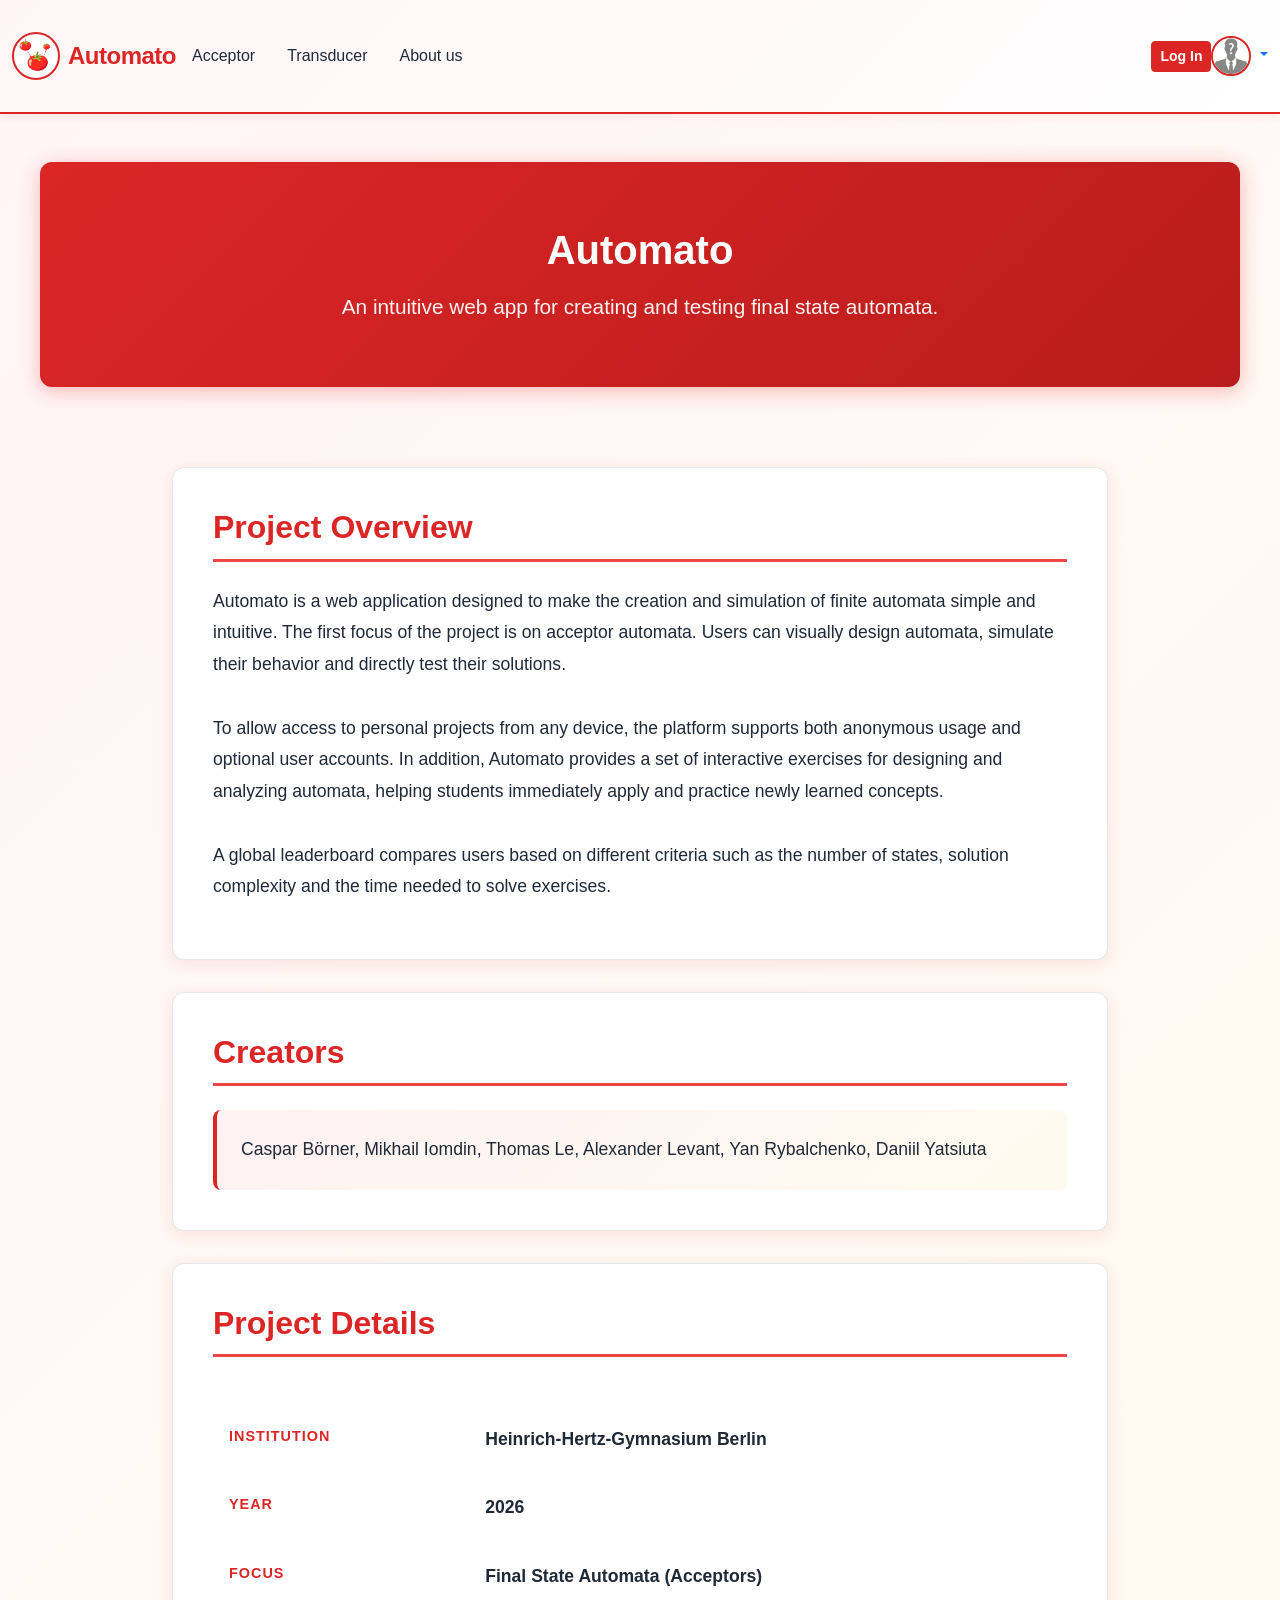
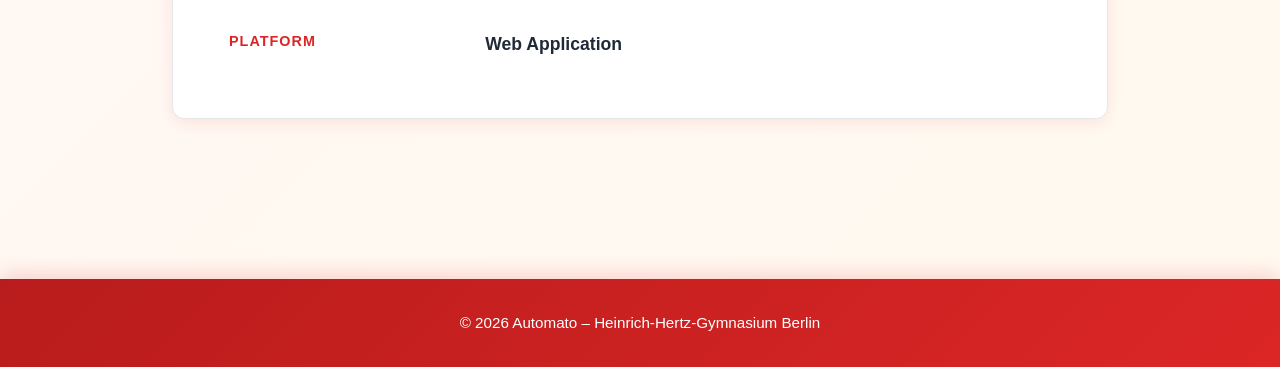
<file: aboutUs.html>
<!DOCTYPE html>
<html lang="en">
<head>
    <meta charset="UTF-8">
    <meta name="viewport" content="width=device-width, initial-scale=1.0">
    <title>About Us – Automato</title>

    <link href="https://cdn.jsdelivr.net/npm/bootstrap@5.3.0/dist/css/bootstrap.min.css" rel="stylesheet">
    <link rel="stylesheet" href="https://cdn.jsdelivr.net/npm/bootstrap-icons@1.11.0/font/bootstrap-icons.css">
    <link href="/css/aboutUs.css" rel="stylesheet">
    <link rel="icon" type="image/png" href="images/logo.png">
</head>
<body>

<div class="secondary-header border-bottom py-3 bg-light-subtle">
    <div class="container">
        <div class="d-flex flex-wrap align-items-center justify-content-between py-3">

            <a href="/homepage.html" class="d-flex align-items-center mb-2 mb-lg-0 text-decoration-none">
                <div class="logo-circle">
                    <img src="images/logo.png" width="40" height="40" class="rounded-circle">
                </div>
                <span class="logo-text ms-2">Automato</span>
            </a>

            <ul class="nav col-12 col-lg-auto me-lg-auto mb-2 justify-content-center mb-md-0">
                <li><a href="/acceptor.html" class="nav-link px-3">Acceptor</a></li>
                <li><a href="/transducer.html" class="nav-link px-3">Transducer</a></li>
                <li><a href="/aboutUs.html" class="nav-link px-3">About us</a></li>
            </ul>

            <div class="d-flex flex-wrap gap-2">
                <button type="button" class="btn btn-sm btn-dark" onclick="window.location.href='/login.html'">Log In</button>
            </div>

            <div class="dropdown text-end">
                <a href="#" class="d-block text-decoration-none dropdown-toggle user-avatar" data-bs-toggle="dropdown">
                    <img src="images/anonym_profile.png" width="40" height="40" class="rounded-circle">
                </a>
                <ul class="dropdown-menu dropdown-menu-end text-small shadow">
                    <li><a class="dropdown-item" href="#"><i class="bi bi-person me-2"></i>Profile</a></li>
                    <li><a class="dropdown-item" href="#" onclick="event.preventDefault(); API.logout(); closeCurrentProject();"><i class="bi bi-box-arrow-right me-2"></i>Log out</a></li>
                </ul>
            </div>
        </div>
    </div>
</div>

<header>
    <h1>Automato</h1>
    <p>An intuitive web app for creating and testing final state automata.</p>
</header>

<main>
    <section class="card">
        <h2>Project Overview</h2>
        <p>
            Automato is a web application designed to make the creation and simulation of
            finite automata simple and intuitive. The first focus of the project is on
            acceptor automata. Users can visually design automata, simulate their behavior
            and directly test their solutions.
        </p>
        <p>
            To allow access to personal projects from any device, the platform supports both
            anonymous usage and optional user accounts. In addition, Automato provides a set
            of interactive exercises for designing and analyzing automata, helping students
            immediately apply and practice newly learned concepts.
        </p>
        <p>
            A global leaderboard compares users based on different criteria such as the
            number of states, solution complexity and the time needed to solve exercises.
        </p>
    </section>

    <section class="card">
        <h2>Creators</h2>
        <div class="creators-list">
            Caspar Börner, Mikhail Iomdin, Thomas Le, Alexander Levant, Yan Rybalchenko, Daniil Yatsiuta
        </div>
    </section>

    <section class="card">
        <h2>Project Details</h2>
        <table class="details-table">
            <tr>
                <td>Institution</td>
                <td>Heinrich-Hertz-Gymnasium Berlin</td>
            </tr>
            <tr>
                <td>Year</td>
                <td>2026</td>
            </tr>
            <tr>
                <td>Focus</td>
                <td>Final State Automata (Acceptors)</td>
            </tr>
            <tr>
                <td>Platform</td>
                <td>Web Application</td>
            </tr>
        </table>
    </section>
</main>

<footer>
    © 2026 Automato – Heinrich-Hertz-Gymnasium Berlin
</footer>

<script src="https://cdn.jsdelivr.net/npm/bootstrap@5.3.0/dist/js/bootstrap.bundle.min.js"></script>
<script src="script/api.js"></script>
<script>
    document.addEventListener('DOMContentLoaded', () => {
        const username = API.getCurrentUsername();
        if (username) {
            document.getElementById('authArea').innerHTML =
                `<span class="fw-bold me-3" style="color: var(--primary-red);">
                    <i class="bi bi-person-circle me-1"></i>${username}
                </span>`;
        }
    });
</script>
<script>
    function closeCurrentProject() {
        localStorage.removeItem('currentProjectID');
        localStorage.removeItem('currentProjectName');
        localStorage.removeItem('currentProjectType');
        window.location.href = window.location.pathname;
    }
</script>
</body>
</html>
</file>
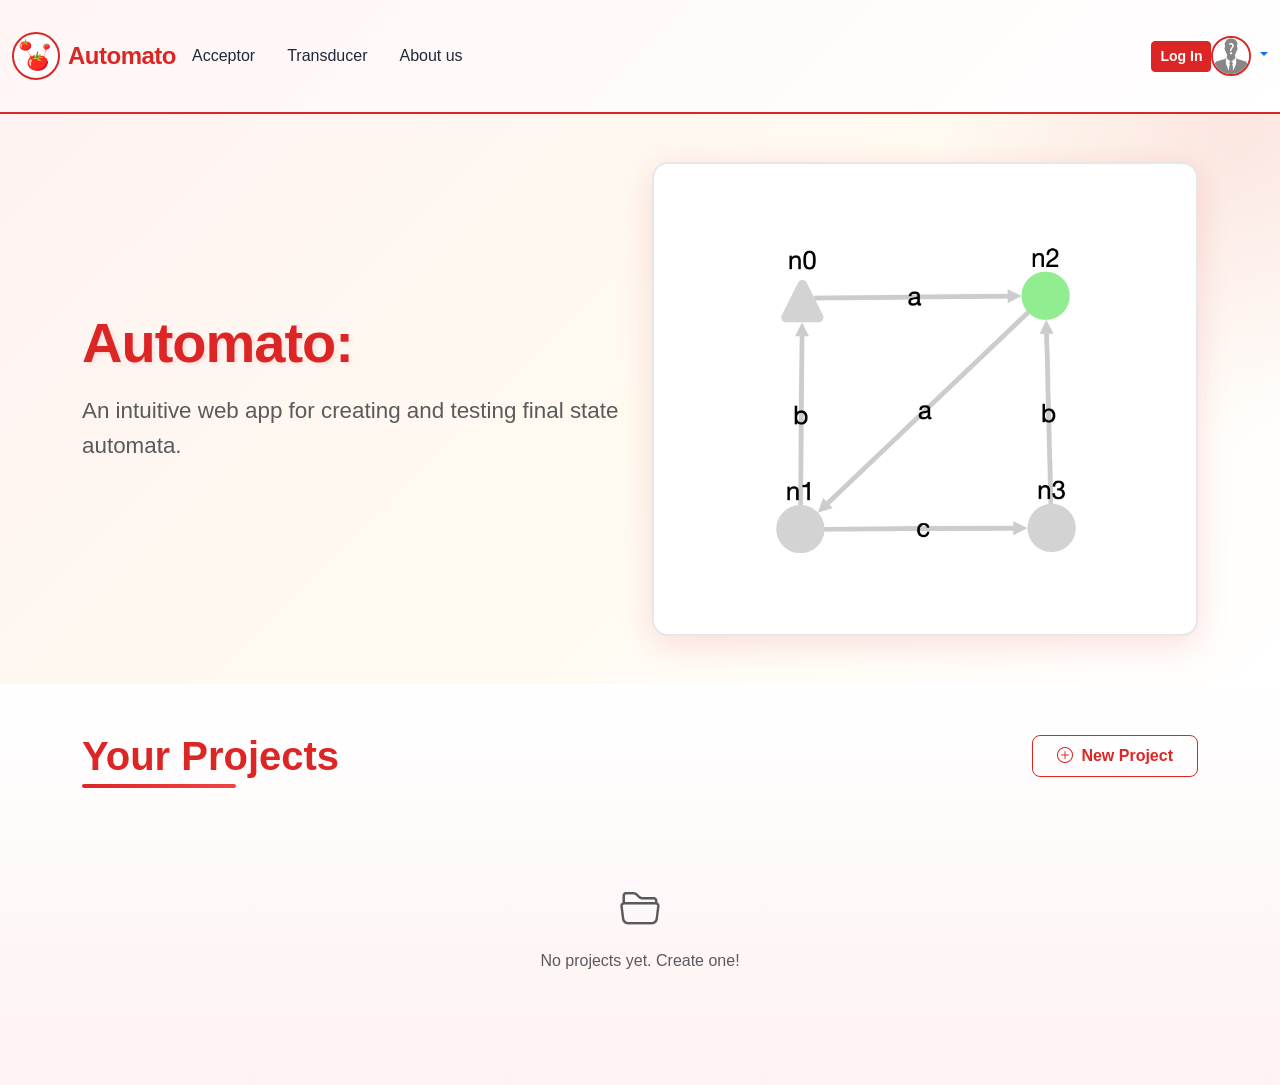
<file: homepage.html>
<!DOCTYPE html>
<html lang="en" data-bs-theme="auto">
<head>
    <meta charset="utf-8">
    <meta name="viewport" content="width=device-width, initial-scale=1">
    <title>Homepage - Automato</title>

    <link href="https://cdn.jsdelivr.net/npm/bootstrap@5.3.0/dist/css/bootstrap.min.css" rel="stylesheet">
    <link rel="stylesheet" href="https://cdn.jsdelivr.net/npm/bootstrap-icons@1.11.0/font/bootstrap-icons.css">
    <link href="css/homepage.css" rel="stylesheet">
    <link rel="icon" type="image/png" href="images/logo.png">
</head>
<body>

<div class="secondary-header border-bottom py-3 bg-light-subtle">
    <div class="container">
        <div class="d-flex flex-wrap align-items-center justify-content-between py-3">

            <a href="homepage.html" class="d-flex align-items-center mb-2 mb-lg-0 text-decoration-none">
                <div class="logo-circle">
                    <img src="images/logo.png" width="40" height="40" class="rounded-circle">
                </div>
                <span class="logo-text ms-2">Automato</span>
            </a>

            <ul class="nav col-12 col-lg-auto me-lg-auto mb-2 justify-content-center mb-md-0">
                <li><a href="acceptor.html" class="nav-link px-3">Acceptor</a></li>
                <li><a href="transducer.html" class="nav-link px-3">Transducer</a></li>
                <li><a href="aboutUs.html" class="nav-link px-3">About us</a></li>
            </ul>

            <div class="d-flex flex-wrap gap-2">
                <button type="button" class="btn btn-sm btn-dark" onclick="window.location.href='../pages/login.html'">Log In</button>
            </div>

            <div class="dropdown text-end">
                <a href="#" class="d-block text-decoration-none dropdown-toggle user-avatar" data-bs-toggle="dropdown">
                    <img src="images/anonym_profile.png" width="40" height="40" class="rounded-circle">
                </a>

                <ul class="dropdown-menu dropdown-menu-end text-small shadow">
                    <li>
                        <a class="dropdown-item" href="#" onclick="event.preventDefault(); ProjectManager.promptNewProject();">
                            <i class="bi bi-plus-circle me-2"></i>New project...
                        </a>
                    </li>
                    <li><a class="dropdown-item" href="#"><i class="bi bi-person me-2"></i>Profile</a></li>
                    <li><a class="dropdown-item" href="#" onclick="event.preventDefault(); API.logout(); closeCurrentProject();"><i class="bi bi-box-arrow-right me-2"></i>Log out</a></li>
                </ul>
            </div>
        </div>
    </div>
</div>

<section class="hero-section">
    <div class="container py-5">
        <div class="row align-items-center">

            <div class="col-lg-6">
                <h1 class="display-4 fw-bold mb-3">Automato:</h1>
                <p class="lead text-muted mb-4">
                    An intuitive web app for creating and testing final state automata.
                </p>
            </div>

            <div class="col-lg-6">
                <div class="hero-image-placeholder">
                    <img src="../images/example_acceptor.png" width="400" height="400" alt="Automato Example">
                </div>
            </div>

        </div>
    </div>
</section>

<section class="features-section py-5 bg-light">
    <div class="container">

        <div class="d-flex justify-content-between align-items-center mb-4">
            <h2 class="mb-0">Your Projects</h2>

            <button type="button" class="btn btn-outline-red" onclick="ProjectManager.promptNewProject()">
                <i class="bi bi-plus-circle me-2"></i>New Project
            </button>
        </div>

        <div class="row g-4"></div>

    </div>
</section>

<script src="https://cdn.jsdelivr.net/npm/bootstrap@5.3.0/dist/js/bootstrap.bundle.min.js"></script>
<script src="../script/api.js"></script>
<script>
    document.addEventListener('DOMContentLoaded', () => {
        const username = API.getCurrentUsername();
        if (username) {
            const loginBtn = document.querySelector('.btn-dark');
            if (loginBtn) loginBtn.outerHTML =
                `<span class="fw-bold me-1" style="color: var(--primary-red);">
                    <i class="bi bi-person-circle me-1"></i>${username}
                </span>`;
        }
    });
</script>
<script src="../script/project.js"></script>
<script>
    function closeCurrentProject() {
        localStorage.removeItem('currentProjectID');
        localStorage.removeItem('currentProjectName');
        localStorage.removeItem('currentProjectType');
        window.location.href = window.location.pathname;
    }
</script>
</body>
</html>
</file>
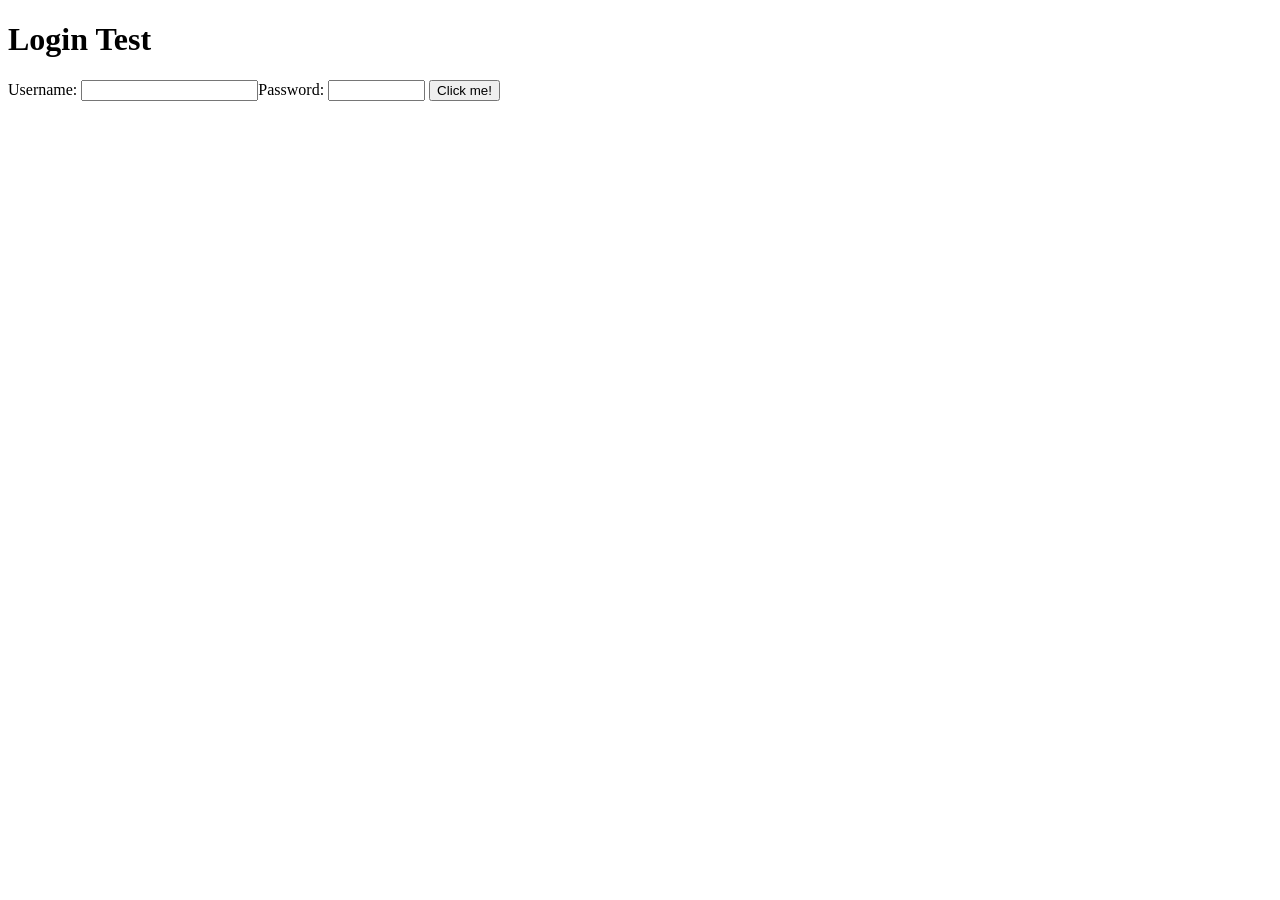
<file: login.html>
<!DOCTYPE html>
<html lang="de">
<head>
    <meta charset="UTF-8">
    <title>Meine Seite</title>
</head>
<body>
    <h1>Login Test</h1>
<label for="Username">Username:</label>

<input
  type="text"
  id="Username"
  Userna="Username"

<label for="Password">Password:</label>

<input
  type="text"
  id="Password"
  Password="Password"
  required
  minlength="4"
  size="10" />
<button id="login">Click me!</button>
</body>
</html>
</file>
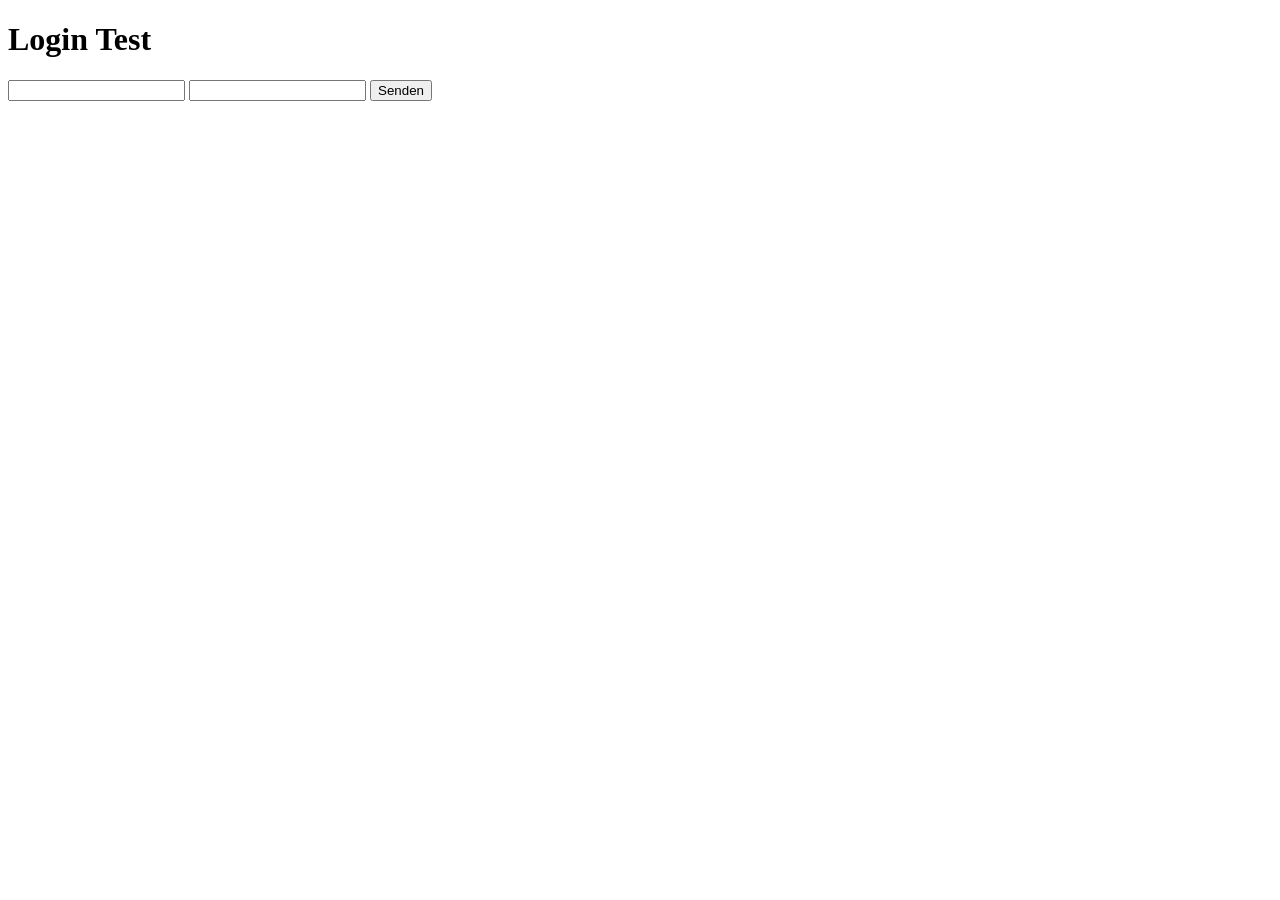
<file: login2.html>
<!DOCTYPE html>
<html lang="de">
<head>
    <meta charset="UTF-8">
    <title>Meine Seite</title>
</head>
<body>
    <h1>Login Test</h1>

<form action="/submit" method="POST">
  <input type="text" name="username">
  <input type="text" name="password">
  <button type="submit">Senden</button>
</form>

</body>
</html>
</file>
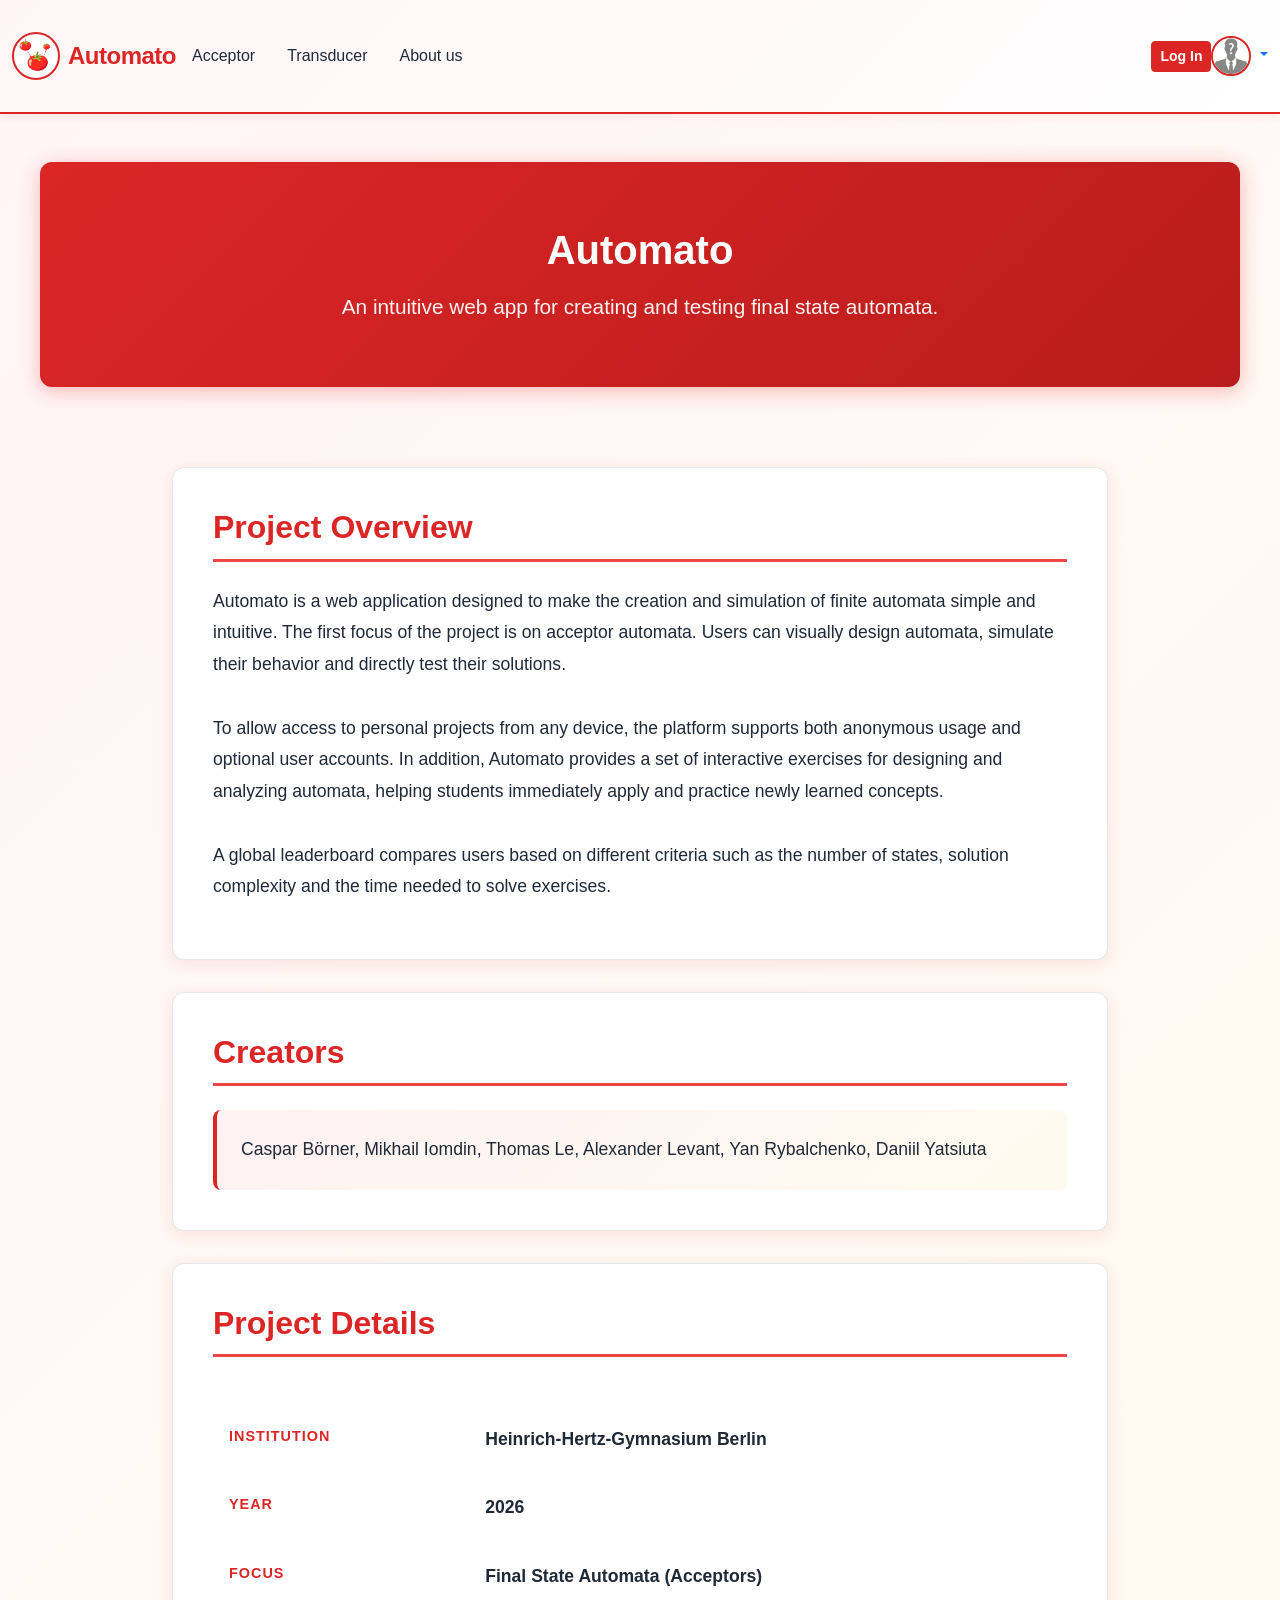
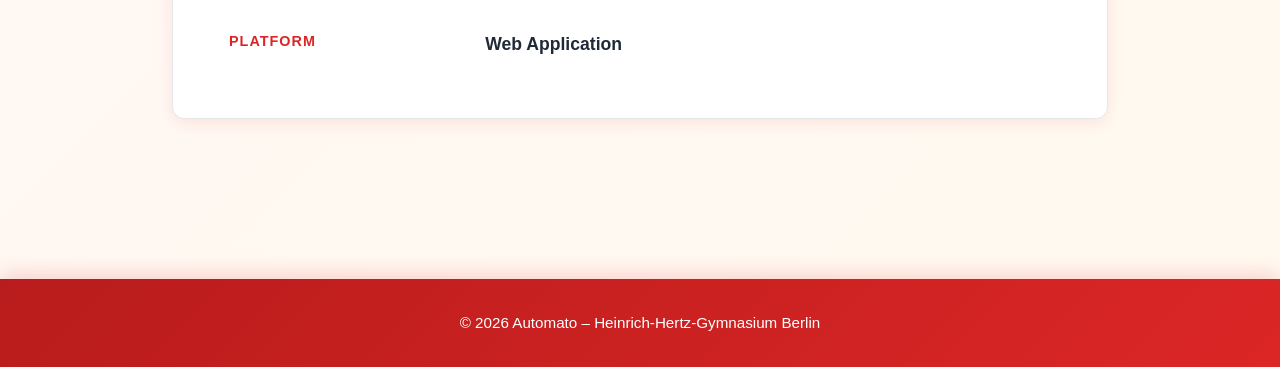
<file: pages/aboutUs.html>
<!DOCTYPE html>
<html lang="en">
<head>
    <meta charset="UTF-8">
    <meta name="viewport" content="width=device-width, initial-scale=1.0">
    <title>About Us – Automato</title>

    <link href="https://cdn.jsdelivr.net/npm/bootstrap@5.3.0/dist/css/bootstrap.min.css" rel="stylesheet">
    <link rel="stylesheet" href="https://cdn.jsdelivr.net/npm/bootstrap-icons@1.11.0/font/bootstrap-icons.css">
    <link href="../css/aboutUs.css" rel="stylesheet">
    <link rel="icon" type="image/png" href="../images/logo.png">
</head>
<body>

<div class="secondary-header border-bottom py-3 bg-light-subtle">
    <div class="container">
        <div class="d-flex flex-wrap align-items-center justify-content-between py-3">

            <a href="/pages/homepage.html" class="d-flex align-items-center mb-2 mb-lg-0 text-decoration-none">
                <div class="logo-circle">
                    <img src="../images/logo.png" width="40" height="40" class="rounded-circle">
                </div>
                <span class="logo-text ms-2">Automato</span>
            </a>

            <ul class="nav col-12 col-lg-auto me-lg-auto mb-2 justify-content-center mb-md-0">
                <li><a href="../pages/acceptor.html" class="nav-link px-3">Acceptor</a></li>
                <li><a href="../pages/transducer.html" class="nav-link px-3">Transducer</a></li>
                <li><a href="../pages/aboutUs.html" class="nav-link px-3">About us</a></li>
            </ul>

            <div class="d-flex flex-wrap gap-2" id="authArea">
                <button type="button" class="btn btn-sm btn-dark" onclick="window.location.href='/pages/login.html'">Log In</button>
            </div>

            <div class="dropdown text-end">
                <a href="#" class="d-block text-decoration-none dropdown-toggle user-avatar" data-bs-toggle="dropdown">
                    <img src="../images/anonym_profile.png" width="40" height="40" class="rounded-circle">
                </a>
                <ul class="dropdown-menu dropdown-menu-end text-small shadow">
                    <li><a class="dropdown-item" href="#"><i class="bi bi-person me-2"></i>Profile</a></li>
                    <li><a class="dropdown-item" href="#" onclick="event.preventDefault(); API.logout(); closeCurrentProject();"><i class="bi bi-box-arrow-right me-2"></i>Log out</a></li>
                </ul>
            </div>
        </div>
    </div>
</div>

<header>
    <h1>Automato</h1>
    <p>An intuitive web app for creating and testing final state automata.</p>
</header>

<main>
    <section class="card">
        <h2>Project Overview</h2>
        <p>
            Automato is a web application designed to make the creation and simulation of
            finite automata simple and intuitive. The first focus of the project is on
            acceptor automata. Users can visually design automata, simulate their behavior
            and directly test their solutions.
        </p>
        <p>
            To allow access to personal projects from any device, the platform supports both
            anonymous usage and optional user accounts. In addition, Automato provides a set
            of interactive exercises for designing and analyzing automata, helping students
            immediately apply and practice newly learned concepts.
        </p>
        <p>
            A global leaderboard compares users based on different criteria such as the
            number of states, solution complexity and the time needed to solve exercises.
        </p>
    </section>

    <section class="card">
        <h2>Creators</h2>
        <div class="creators-list">
            Caspar Börner, Mikhail Iomdin, Thomas Le, Alexander Levant, Yan Rybalchenko, Daniil Yatsiuta
        </div>
    </section>

    <section class="card">
        <h2>Project Details</h2>
        <table class="details-table">
            <tr>
                <td>Institution</td>
                <td>Heinrich-Hertz-Gymnasium Berlin</td>
            </tr>
            <tr>
                <td>Year</td>
                <td>2026</td>
            </tr>
            <tr>
                <td>Focus</td>
                <td>Final State Automata (Acceptors)</td>
            </tr>
            <tr>
                <td>Platform</td>
                <td>Web Application</td>
            </tr>
        </table>
    </section>
</main>

<footer>
    © 2026 Automato – Heinrich-Hertz-Gymnasium Berlin
</footer>

<script src="https://cdn.jsdelivr.net/npm/bootstrap@5.3.0/dist/js/bootstrap.bundle.min.js"></script>
<script src="../script/api.js"></script>
<script>
    document.addEventListener('DOMContentLoaded', () => {
        const username = API.getCurrentUsername();
        if (username) {
            document.getElementById('authArea').innerHTML =
                `<span class="fw-bold me-3" style="color: var(--primary-red);">
                    <i class="bi bi-person-circle me-1"></i>${username}
                </span>`;
        }
    });
</script>
<script>
    function closeCurrentProject() {
        localStorage.removeItem('currentProjectID');
        localStorage.removeItem('currentProjectName');
        localStorage.removeItem('currentProjectType');
        window.location.href = window.location.pathname;
    }
</script>
</body>
</html>
</file>
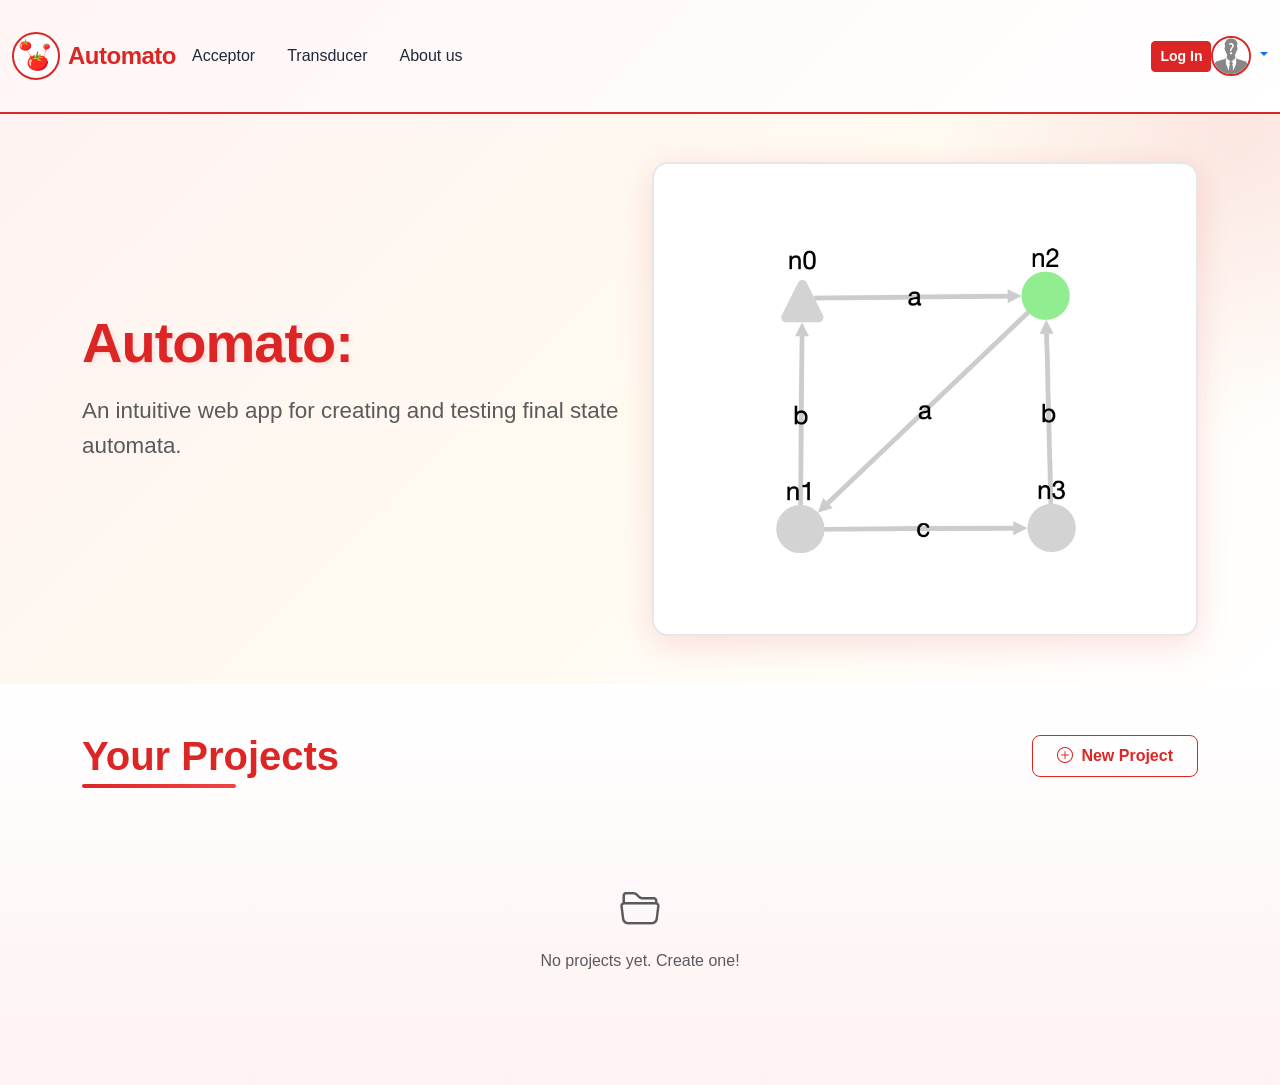
<file: pages/homepage.html>
<!DOCTYPE html>
<html lang="en" data-bs-theme="auto">
<head>
    <meta charset="utf-8">
    <meta name="viewport" content="width=device-width, initial-scale=1">
    <title>Homepage - Automato</title>

    <link href="https://cdn.jsdelivr.net/npm/bootstrap@5.3.0/dist/css/bootstrap.min.css" rel="stylesheet">
    <link rel="stylesheet" href="https://cdn.jsdelivr.net/npm/bootstrap-icons@1.11.0/font/bootstrap-icons.css">
    <link href="../css/homepage.css" rel="stylesheet">
    <link rel="icon" type="image/png" href="../images/logo.png">
</head>
<body>

<div class="secondary-header border-bottom py-3 bg-light-subtle">
    <div class="container">
        <div class="d-flex flex-wrap align-items-center justify-content-between py-3">

            <a href="/pages/homepage.html" class="d-flex align-items-center mb-2 mb-lg-0 text-decoration-none">
                <div class="logo-circle">
                    <img src="../images/logo.png" width="40" height="40" class="rounded-circle">
                </div>
                <span class="logo-text ms-2">Automato</span>
            </a>

            <ul class="nav col-12 col-lg-auto me-lg-auto mb-2 justify-content-center mb-md-0">
                <li><a href="../pages/acceptor.html" class="nav-link px-3">Acceptor</a></li>
                <li><a href="../pages/transducer.html" class="nav-link px-3">Transducer</a></li>
                <li><a href="../pages/aboutUs.html" class="nav-link px-3">About us</a></li>
            </ul>

            <div class="d-flex flex-wrap gap-2">
                <button type="button" class="btn btn-sm btn-dark" onclick="window.location.href='../pages/login.html'">Log In</button>
            </div>

            <div class="dropdown text-end">
                <a href="#" class="d-block text-decoration-none dropdown-toggle user-avatar" data-bs-toggle="dropdown">
                    <img src="../images/anonym_profile.png" width="40" height="40" class="rounded-circle">
                </a>

                <ul class="dropdown-menu dropdown-menu-end text-small shadow">
                    <li>
                        <a class="dropdown-item" href="#" onclick="event.preventDefault(); ProjectManager.promptNewProject();">
                            <i class="bi bi-plus-circle me-2"></i>New project...
                        </a>
                    </li>
                    <li><a class="dropdown-item" href="#"><i class="bi bi-person me-2"></i>Profile</a></li>
                    <li><a class="dropdown-item" href="#" onclick="event.preventDefault(); API.logout(); closeCurrentProject();"><i class="bi bi-box-arrow-right me-2"></i>Log out</a></li>
                </ul>
            </div>
        </div>
    </div>
</div>

<section class="hero-section">
    <div class="container py-5">
        <div class="row align-items-center">

            <div class="col-lg-6">
                <h1 class="display-4 fw-bold mb-3">Automato:</h1>
                <p class="lead text-muted mb-4">
                    An intuitive web app for creating and testing final state automata.
                </p>
            </div>

            <div class="col-lg-6">
                <div class="hero-image-placeholder">
                    <img src="../images/example_acceptor.png" width="400" height="400" alt="Automato Example">
                </div>
            </div>

        </div>
    </div>
</section>

<section class="features-section py-5 bg-light">
    <div class="container">

        <div class="d-flex justify-content-between align-items-center mb-4">
            <h2 class="mb-0">Your Projects</h2>

            <button type="button" class="btn btn-outline-red" onclick="ProjectManager.promptNewProject()">
                <i class="bi bi-plus-circle me-2"></i>New Project
            </button>
        </div>

        <div class="row g-4"></div>

    </div>
</section>

<script src="https://cdn.jsdelivr.net/npm/bootstrap@5.3.0/dist/js/bootstrap.bundle.min.js"></script>
<script src="../script/api.js"></script>
<script>
    document.addEventListener('DOMContentLoaded', () => {
        const username = API.getCurrentUsername();
        if (username) {
            const loginBtn = document.querySelector('.btn-dark');
            if (loginBtn) loginBtn.outerHTML =
                `<span class="fw-bold me-1" style="color: var(--primary-red);">
                    <i class="bi bi-person-circle me-1"></i>${username}
                </span>`;
        }
    });
</script>
<script src="../script/project.js"></script>
<script>
    function closeCurrentProject() {
        localStorage.removeItem('currentProjectID');
        localStorage.removeItem('currentProjectName');
        localStorage.removeItem('currentProjectType');
        window.location.href = window.location.pathname;
    }
</script>
</body>
</html>
</file>
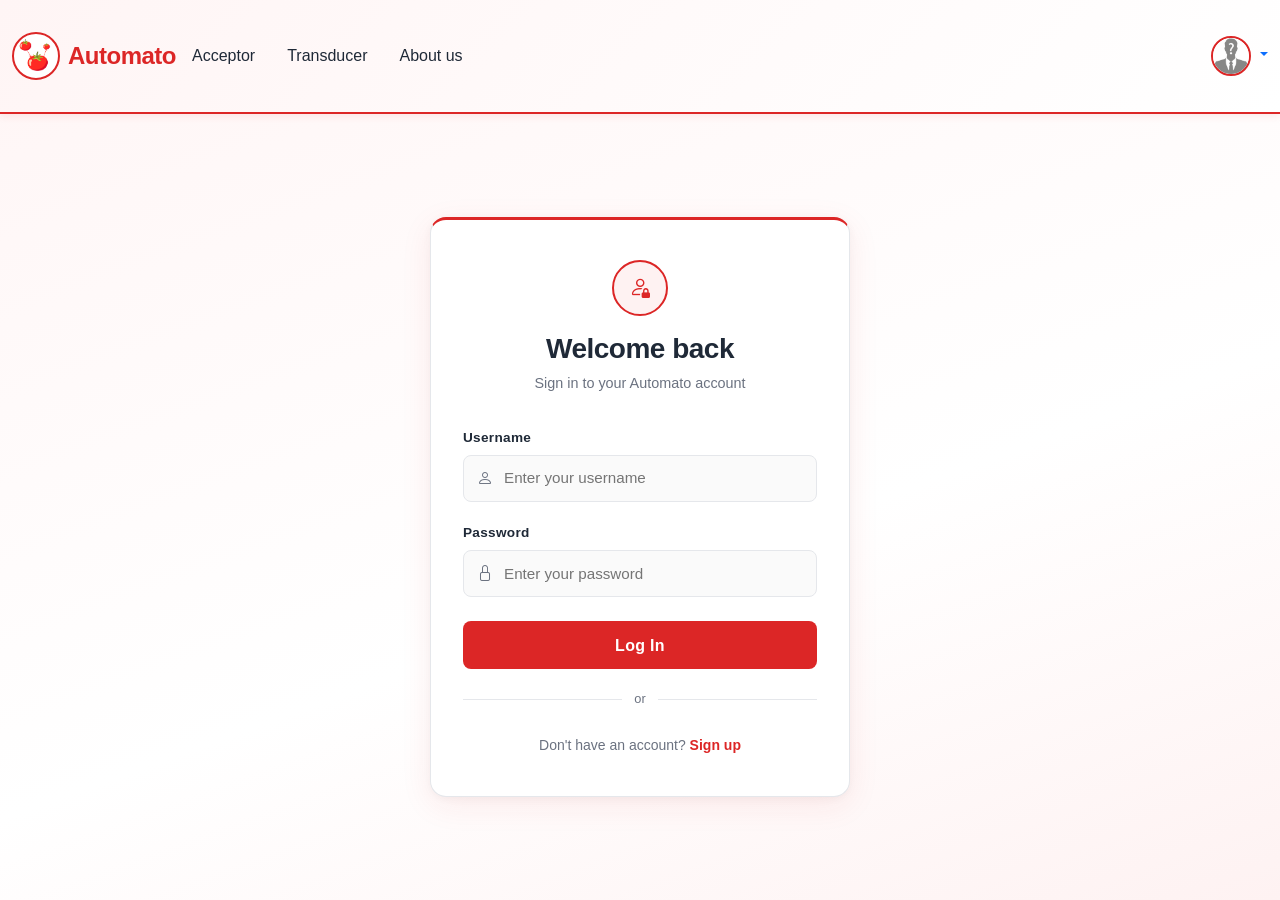
<file: pages/login.html>
<!DOCTYPE html>
<html lang="de">
<head>
    <meta charset="utf-8">
    <meta name="viewport" content="width=device-width, initial-scale=1.0">
    <title>LogIn</title>

    <link href="https://cdn.jsdelivr.net/npm/bootstrap@5.3.0/dist/css/bootstrap.min.css" rel="stylesheet">
    <link rel="stylesheet" href="https://cdn.jsdelivr.net/npm/bootstrap-icons@1.11.0/font/bootstrap-icons.css">

    <link rel="stylesheet" type="text/css" href="../css/unified.css">
    <link rel="stylesheet" type="text/css" href="../css/login.css">
    <link rel="icon" type="image/png" href="../images/logo.png">
</head>

<body>

<div class="secondary-header border-bottom py-3 bg-light-subtle">
    <div class="container">
        <div class="d-flex flex-wrap align-items-center justify-content-between py-3">

            <a href="/" class="d-flex align-items-center mb-2 mb-lg-0 text-decoration-none">
                <div class="logo-circle">
                    <img src="../images/logo.png" width="40" height="40" class="rounded-circle">
                </div>
                <span class="logo-text ms-2">Automato</span>
            </a>

            <ul class="nav col-12 col-lg-auto me-lg-auto mb-2 justify-content-center mb-md-0">
                <li><a href="../pages/acceptor.html" class="nav-link px-3">Acceptor</a></li>
                <li><a href="transducer.html" class="nav-link px-3">Transducer</a></li>
                <li><a href="../pages/aboutUs.html" class="nav-link px-3">About us</a></li>
            </ul>

            <div class="dropdown text-end">
                <a href="#" class="d-block text-decoration-none dropdown-toggle user-avatar" data-bs-toggle="dropdown">
                    <img src="../images/anonym_profile.png" width="40" height="40" class="rounded-circle">
                </a>
                <ul class="dropdown-menu dropdown-menu-end text-small shadow">
                    <li>
                        <a class="dropdown-item" href="#" onclick="event.preventDefault(); ProjectManager.promptNewProject();">
                            <i class="bi bi-plus-circle me-2"></i>New project...
                        </a>
                    </li>
                    <li><a class="dropdown-item" href="#"><i class="bi bi-person me-2"></i>Profile</a></li>
                    <li><a class="dropdown-item" href="#"><i class="bi bi-box-arrow-right me-2"></i>Log out</a></li>
                </ul>
            </div>
        </div>
    </div>
</div>

<div class="login-wrapper">
    <div class="login-card">

        <div class="login-header">
            <div class="login-icon">
                <i class="bi bi-person-lock"></i>
            </div>
            <h2>Welcome back</h2>
            <p>Sign in to your Automato account</p>
        </div>

        <form action="/submit" method="POST" class="login-form">

            <div class="form-group">
                <label for="username">Username</label>
                <div class="input-wrapper">
                    <input type="text" id="username" name="username" placeholder="Enter your username" autocomplete="username">
                    <i class="bi bi-person"></i>
                </div>
            </div>

            <div class="form-group">
                <label for="password">Password</label>
                <div class="input-wrapper">
                    <input type="password" id="password" name="password" placeholder="Enter your password" autocomplete="current-password">
                    <i class="bi bi-lock"></i>
                </div>
            </div>

            <button type="submit" class="btn-login">Log In</button>

            <div class="login-divider">or</div>

        </form>

        <div class="login-footer">
            Don't have an account? <a href="#">Sign up</a>
        </div>

    </div>
</div>

</body>

<script src="https://cdn.jsdelivr.net/npm/bootstrap@5.3.0/dist/js/bootstrap.bundle.min.js"></script>
<script src="../Main.java"></script>
</file>
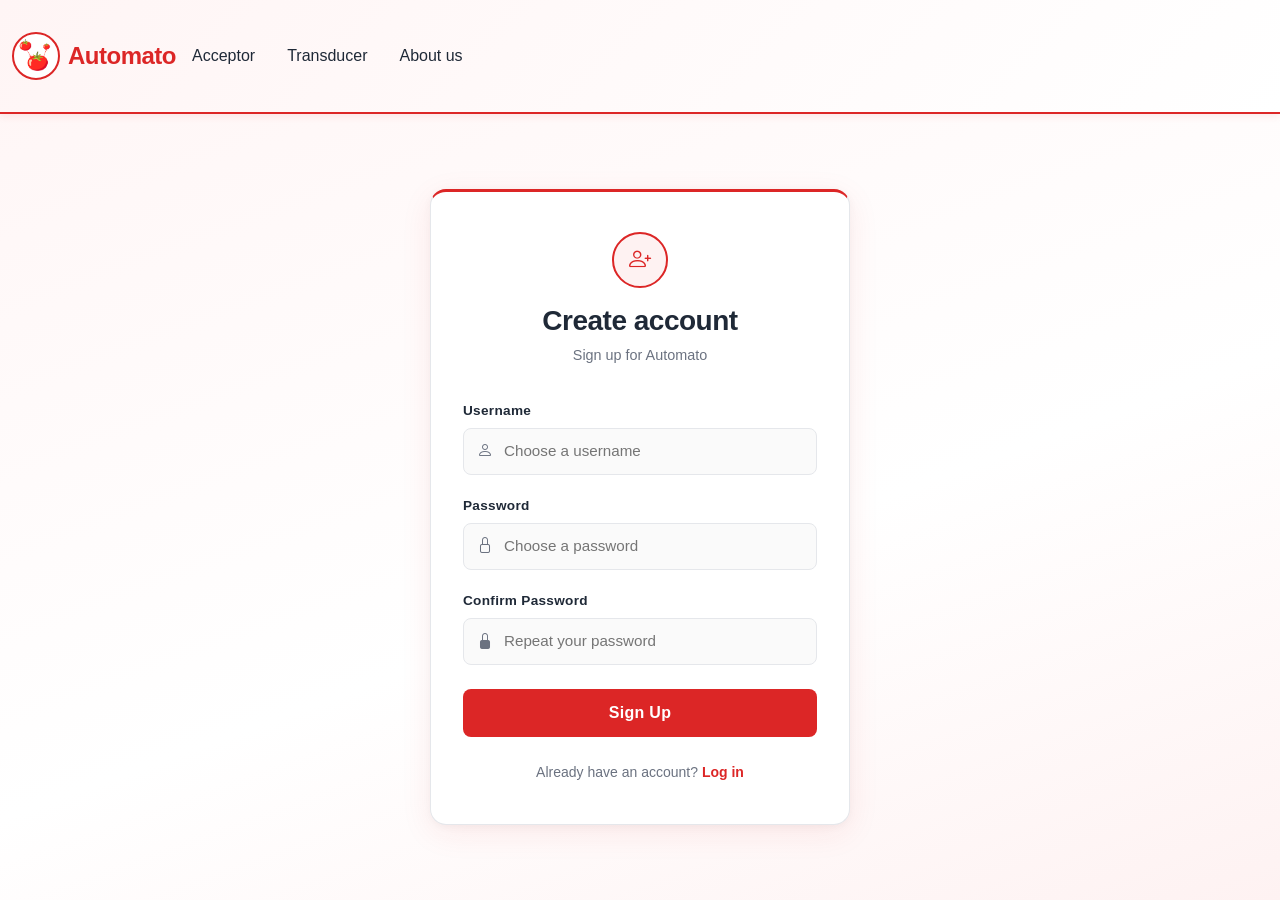
<file: pages/signup.html>
<!DOCTYPE html>
<html lang="de">
<head>
    <meta charset="utf-8">
    <meta name="viewport" content="width=device-width, initial-scale=1.0">
    <title>Sign Up – Automato</title>

    <link href="https://cdn.jsdelivr.net/npm/bootstrap@5.3.0/dist/css/bootstrap.min.css" rel="stylesheet">
    <link rel="stylesheet" href="https://cdn.jsdelivr.net/npm/bootstrap-icons@1.11.0/font/bootstrap-icons.css">
    <link rel="stylesheet" type="text/css" href="../css/unified.css">
    <link rel="stylesheet" type="text/css" href="../css/login.css">
    <link rel="icon" type="image/png" href="../images/logo.png">
</head>

<body>

<div class="secondary-header border-bottom py-3 bg-light-subtle">
    <div class="container">
        <div class="d-flex flex-wrap align-items-center justify-content-between py-3">

            <a href="/pages/homepage.html" class="d-flex align-items-center mb-2 mb-lg-0 text-decoration-none">
                <div class="logo-circle">
                    <img src="../images/logo.png" width="40" height="40" class="rounded-circle">
                </div>
                <span class="logo-text ms-2">Automato</span>
            </a>

            <ul class="nav col-12 col-lg-auto me-lg-auto mb-2 justify-content-center mb-md-0">
                <li><a href="../pages/acceptor.html" class="nav-link px-3">Acceptor</a></li>
                <li><a href="../pages/transducer.html" class="nav-link px-3">Transducer</a></li>
                <li><a href="../pages/aboutUs.html" class="nav-link px-3">About us</a></li>
            </ul>

        </div>
    </div>
</div>

<div class="login-wrapper">
    <div class="login-card">

        <div class="login-header">
            <div class="login-icon">
                <i class="bi bi-person-plus"></i>
            </div>
            <h2>Create account</h2>
            <p>Sign up for Automato</p>
        </div>

        <form id="signupForm" class="login-form">

            <div class="form-group">
                <label for="username">Username</label>
                <div class="input-wrapper">
                    <input type="text" id="username" name="username" placeholder="Choose a username" autocomplete="username" required>
                    <i class="bi bi-person"></i>
                </div>
            </div>

            <div class="form-group">
                <label for="password">Password</label>
                <div class="input-wrapper">
                    <input type="password" id="password" name="password" placeholder="Choose a password" autocomplete="new-password" required>
                    <i class="bi bi-lock"></i>
                </div>
            </div>

            <div class="form-group">
                <label for="passwordConfirm">Confirm Password</label>
                <div class="input-wrapper">
                    <input type="password" id="passwordConfirm" placeholder="Repeat your password" autocomplete="new-password" required>
                    <i class="bi bi-lock-fill"></i>
                </div>
            </div>

            <button type="submit" class="btn-login" id="signupBtn">Sign Up</button>

        </form>

        <div class="login-footer">
            Already have an account? <a href="/pages/login.html">Log in</a>
        </div>

    </div>
</div>

<script src="https://cdn.jsdelivr.net/npm/bootstrap@5.3.0/dist/js/bootstrap.bundle.min.js"></script>
<script src="../script/api.js"></script>
<script>
    document.getElementById('signupForm').addEventListener('submit', async (e) => {
        e.preventDefault();

        const username = document.getElementById('username').value.trim();
        const password = document.getElementById('password').value;
        const passwordConfirm = document.getElementById('passwordConfirm').value;
        const btn = document.getElementById('signupBtn');

        if (!username || !password) {
            alert('Please fill in all fields.');
            return;
        }

        if (password !== passwordConfirm) {
            alert('Passwords do not match.');
            return;
        }

        btn.disabled = true;
        btn.textContent = 'Creating account...';

        const res = await fetch('/signup', {
            method: 'POST',
            headers: { 'Content-Type': 'application/x-www-form-urlencoded' },
            body: `username=${encodeURIComponent(username)}&password=${encodeURIComponent(password)}`
        });
        const result = await res.json();

        if (result.error) {
            alert(result.error);
            btn.disabled = false;
            btn.textContent = 'Sign Up';
        } else {
            // Direkt eingeloggt nach Registrierung
            window.location.href = '/pages/homepage.html';
        }
    });
</script>

</body>
</html>
</file>
<file: css/aboutUs.css>
/* ========================================
   AUTOMATO - About Us Page
   Unique Elements Only
   ======================================== */

/* Import unified styles */
@import url('unified.css');

/* Page Background */
body {
    background: linear-gradient(135deg, #fff5f5 0%, #fffaf0 100%);
    min-height: 100vh;
}

/* Header Section */
header {
    background: linear-gradient(135deg, var(--primary-red) 0%, var(--primary-red-dark) 100%);
    color: white;
    text-align: center;
    padding: 4rem 2rem;
    margin: 3rem auto;
    max-width: 1200px;
    border-radius: 12px;
    box-shadow: 0 4px 20px rgba(220, 38, 38, 0.3);
}

header h1 {
    font-size: 2.5rem;
    font-weight: 600;
    margin-bottom: 1rem;
}

header p {
    font-size: 1.3rem;
    opacity: 0.95;
    max-width: 600px;
    margin: 0 auto;
}

/* Main Content */
main {
    max-width: 1000px;
    margin: 0 auto;
    padding: 2rem 2rem 4rem;
}

/* About Page Card Styling */
main .card {
    padding: 2.5rem;
    margin-bottom: 2rem;
    box-shadow: 0 4px 16px rgba(220, 38, 38, 0.1);
}

main .card h2 {
    color: var(--primary-red);
    font-size: 2rem;
    font-weight: 700;
    margin-bottom: 1.5rem;
    padding-bottom: 0.75rem;
    border-bottom: 3px solid var(--primary-red-light);
}

main .card p {
    color: var(--text-dark);
    font-size: 1.1rem;
    line-height: 1.8;
}

main .card p + p {
    margin-top: 1rem;
}

/* Creators List */
.creators-list {
    background: linear-gradient(135deg, var(--bg-light) 0%, var(--bg-cream) 100%);
    padding: 1.5rem;
    border-radius: 8px;
    border-left: 4px solid var(--primary-red);
    font-size: 1.1rem;
    color: var(--text-dark);
    font-weight: 500;
    line-height: 1.8;
}

/* Project Details Table */
.details-table {
    width: 100%;
    border-collapse: separate;
    border-spacing: 0;
    margin-top: 1.5rem;
}

.details-table tr {
    border-bottom: 1px solid var(--border-color);
}

.details-table tr:last-child {
    border-bottom: none;
}

.details-table td {
    padding: 1.25rem 1rem;
}

.details-table td:first-child {
    color: var(--primary-red);
    font-size: 0.9rem;
    text-transform: uppercase;
    letter-spacing: 1px;
    font-weight: 700;
    width: 30%;
    vertical-align: top;
}

.details-table td:last-child {
    color: var(--text-dark);
    font-size: 1.1rem;
    font-weight: 600;
}

/* Footer */
footer {
    background: linear-gradient(135deg, var(--primary-red-dark) 0%, var(--primary-red) 100%);
    color: white;
    text-align: center;
    padding: 2rem;
    margin-top: 4rem;
    font-size: 0.95rem;
    box-shadow: 0 -4px 20px rgba(220, 38, 38, 0.2);
}

/* Responsive Design */
@media (max-width: 768px) {
    header h1 {
        font-size: 2rem;
    }

    header p {
        font-size: 1.1rem;
    }

    main .card {
        padding: 1.5rem;
    }

    main .card h2 {
        font-size: 1.5rem;
    }

    main {
        padding: 0 1rem 2rem;
    }

    .details-table td:first-child {
        width: 40%;
    }
}

@media (max-width: 480px) {
    header {
        padding: 3rem 1rem;
    }

    main .card {
        padding: 1.25rem;
    }

    .details-table {
        font-size: 0.9rem;
    }

    .details-table td {
        padding: 1rem 0.5rem;
        display: block;
        width: 100% !important;
    }

    .details-table td:first-child {
        padding-bottom: 0.25rem;
        font-size: 0.85rem;
    }

    .details-table td:last-child {
        padding-top: 0.25rem;
        font-size: 1rem;
    }
}
</file>
<file: css/homepage.css>
/* ========================================
   AUTOMATO - Homepage
   Unique Elements Only
   ======================================== */

/* Import unified styles */
@import url('unified.css');

/* Hero Section */
.hero-section {
    background: linear-gradient(135deg, var(--bg-light) 0%, var(--bg-cream) 50%, white 100%);
    position: relative;
    overflow: hidden;
}

.hero-section::before {
    content: '';
    position: absolute;
    top: -50%;
    right: -20%;
    width: 600px;
    height: 600px;
    background: radial-gradient(circle, rgba(220, 38, 38, 0.1) 0%, transparent 70%);
    border-radius: 50%;
}

.hero-section .container {
    position: relative;
    z-index: 1;
}

.hero-section h1 {
    color: var(--primary-red);
    font-weight: 800;
    margin-bottom: 1.5rem;
    text-shadow: 2px 2px 4px rgba(220, 38, 38, 0.1);
    letter-spacing: -1px;
}

.hero-section .lead {
    color: var(--text-muted);
    font-size: 1.4rem;
    font-weight: 400;
    line-height: 1.6;
}

/* Hero Image Placeholder */
.hero-image-placeholder {
    background: white;
    border-radius: 16px;
    padding: 2rem;
    box-shadow: 0 8px 32px rgba(220, 38, 38, 0.15);
    border: 2px solid var(--border-color);
    display: flex;
    align-items: center;
    justify-content: center;
    transition: all 0.3s ease;
}

.hero-image-placeholder:hover {
    transform: translateY(-8px);
    box-shadow: 0 12px 40px rgba(220, 38, 38, 0.2);
    border-color: var(--primary-red);
}

.hero-image-placeholder img {
    max-width: 100%;
    height: auto;
    border-radius: 8px;
}

/* Features Section */
.features-section {
    background: linear-gradient(180deg, white 0%, var(--bg-light) 100%);
    min-height: 400px;
}

.features-section h2 {
    color: var(--primary-red);
    font-weight: 700;
    font-size: 2.5rem;
    position: relative;
    display: inline-block;
}

.features-section h2::after {
    content: '';
    position: absolute;
    bottom: -8px;
    left: 0;
    width: 60%;
    height: 4px;
    background: linear-gradient(90deg, var(--primary-red) 0%, var(--primary-red-light) 100%);
    border-radius: 2px;
}

/* Project Cards Container */
.row.g-4 {
    margin-top: 1rem;
}

/* Homepage Project Cards - with hover animation */
.features-section .card {
    transition: all 0.3s ease;
}

.features-section .card:hover {
    transform: translateY(-8px);
    box-shadow: 0 12px 32px rgba(220, 38, 38, 0.15);
    border-color: var(--primary-red);
}

/* Empty State */
.empty-state {
    text-align: center;
    padding: 4rem 2rem;
    color: var(--text-muted);
}

.empty-state i {
    font-size: 4rem;
    color: var(--primary-red-light);
    margin-bottom: 1rem;
}

.empty-state h3 {
    color: var(--primary-red);
    font-weight: 600;
    margin-bottom: 0.5rem;
}

/* Button Enhancements */
.btn-outline-red {
    padding: 0.5rem 1.5rem;
    font-size: 1rem;
    border-radius: 8px;
}

/* Page-specific Responsive Design */
@media (max-width: 991px) {
    .hero-section h1 {
        font-size: 2.5rem;
    }

    .hero-section .lead {
        font-size: 1.2rem;
    }

    .hero-image-placeholder {
        margin-top: 2rem;
    }
}

@media (max-width: 768px) {
    .hero-section h1 {
        font-size: 2rem;
    }

    .hero-section .lead {
        font-size: 1.1rem;
    }

    .features-section h2 {
        font-size: 2rem;
    }

    .btn-outline-red {
        width: 100%;
    }
}

@media (max-width: 576px) {
    .hero-section {
        padding: 2rem 0;
    }

    .hero-image-placeholder {
        padding: 1rem;
    }

    .hero-image-placeholder img {
        width: 100%;
        height: auto;
    }
}

/* Page Load Animations */
.hero-section .row {
    animation: fadeInUp 0.6s ease-out;
}

.features-section {
    animation: fadeInUp 0.8s ease-out 0.2s backwards;
}
</file>
<file: css/unified.css>
/* ========================================
   AUTOMATO - Unified CSS
   Reddish Theme - All Common Styles
   ======================================== */

/* ========================================
   COLOR PALETTE
   ======================================== */
:root {
    --primary-red: #dc2626;
    --primary-red-dark: #b91c1c;
    --primary-red-light: #ef4444;
    --primary-red-lighter: #fef2f2;
    --text-dark: #1f2937;
    --text-muted: #6b7280;
    --border-color: #e5e7eb;
    --bg-light: #fef2f2;
    --bg-cream: #fffaf0;
}

/* ========================================
   GLOBAL RESET & BASE STYLES
   ======================================== */
* {
    margin: 0;
    padding: 0;
    box-sizing: border-box;
}

body {
    font-family: -apple-system, BlinkMacSystemFont, 'Segoe UI', Roboto, 'Helvetica Neue', Arial, 'Segoe UI', Tahoma, Geneva, Verdana, sans-serif;
    color: var(--text-dark);
    background-color: #ffffff;
    line-height: 1.6;
}

/* ========================================
   SECONDARY HEADER (Unified Navigation)
   ======================================== */
.secondary-header {
    background: linear-gradient(135deg, #fff5f5 0%, #ffffff 100%);
    border-bottom: 2px solid var(--primary-red) !important;
    box-shadow: 0 2px 8px rgba(220, 38, 38, 0.1);
}

.secondary-header .container {
    max-width: 1400px;
}

/* Logo Styling */
.logo-circle {
    width: 48px;
    height: 48px;
    border-radius: 50%;
    overflow: hidden;
    border: 2px solid var(--primary-red);
    display: flex;
    align-items: center;
    justify-content: center;
    background: white;
    transition: transform 0.3s ease, box-shadow 0.3s ease;
}

.logo-circle:hover {
    transform: scale(1.05);
    box-shadow: 0 4px 12px rgba(220, 38, 38, 0.3);
}

.logo-text {
    font-size: 1.5rem;
    font-weight: 700;
    color: var(--primary-red);
    letter-spacing: -0.5px;
}

/* Navigation Links */
.nav-link {
    color: var(--text-dark) !important;
    font-weight: 500;
    transition: all 0.3s ease;
    position: relative;
}

.nav-link::after {
    content: '';
    position: absolute;
    bottom: 0;
    left: 50%;
    transform: translateX(-50%);
    width: 0;
    height: 2px;
    background: var(--primary-red);
    transition: width 0.3s ease;
}

.nav-link:hover {
    color: var(--primary-red) !important;
}

.nav-link:hover::after {
    width: 80%;
}

/* Search Bar */
.input-group {
    border: 1px solid var(--border-color);
    border-radius: 8px;
    overflow: hidden;
    transition: all 0.3s ease;
}

.input-group:focus-within {
    border-color: var(--primary-red);
    box-shadow: 0 0 0 3px rgba(220, 38, 38, 0.1);
}

.input-group-text {
    background: white !important;
    border: none !important;
}

.form-control {
    border: none !important;
    box-shadow: none !important;
}

.form-control:focus {
    outline: none;
}

/* User Avatar */
.user-avatar img {
    border: 2px solid var(--primary-red);
    transition: all 0.3s ease;
}

.user-avatar:hover img {
    transform: scale(1.1);
    box-shadow: 0 4px 12px rgba(220, 38, 38, 0.3);
}

/* Dropdown Menu */
.dropdown-menu {
    border: 1px solid var(--border-color);
    box-shadow: 0 4px 16px rgba(220, 38, 38, 0.15);
    border-radius: 8px;
}

.dropdown-item {
    color: var(--text-dark);
    transition: all 0.2s ease;
}

.dropdown-item:hover {
    background-color: var(--bg-light);
    color: var(--primary-red);
    padding-left: 1.5rem;
}

.dropdown-item i {
    color: var(--primary-red);
}

.dropdown-divider {
    border-color: var(--border-color);
}

/* ========================================
   BUTTONS
   ======================================== */
.btn-dark {
    background-color: var(--primary-red) !important;
    border-color: var(--primary-red) !important;
    font-weight: 600;
    transition: all 0.3s ease;
}

.btn-dark:hover {
    background-color: var(--primary-red-dark) !important;
    border-color: var(--primary-red-dark) !important;
    transform: translateY(-2px);
    box-shadow: 0 4px 12px rgba(220, 38, 38, 0.3);
}

.btn-outline-red {
    color: var(--primary-red);
    border-color: var(--primary-red);
    font-weight: 600;
    transition: all 0.3s ease;
    background-color: transparent;
}

.btn-outline-red:hover {
    background-color: var(--primary-red);
    border-color: var(--primary-red);
    color: white;
    transform: translateY(-2px);
    box-shadow: 0 4px 12px rgba(220, 38, 38, 0.3);
}

button {
    border-radius: 8px;
    transition: all 0.3s ease;
}

/* ========================================
   CARDS (Common Styling)
   ======================================== */
.card {
    background: white;
    border: 1px solid var(--border-color);
    border-radius: 12px;
    overflow: hidden;
}

.card-body {
    padding: 1.5rem;
}

.card-title {
    color: var(--primary-red);
    font-weight: 700;
    font-size: 1.25rem;
    margin-bottom: 0.75rem;
}

.card-text {
    color: var(--text-muted);
    font-size: 0.95rem;
    line-height: 1.6;
}

/* ========================================
   UTILITY CLASSES
   ======================================== */
.bg-light-subtle {
    background-color: var(--bg-light) !important;
}

.text-red {
    color: var(--primary-red) !important;
}

/* ========================================
   ANIMATIONS
   ======================================== */
@keyframes fadeInUp {
    from {
        opacity: 0;
        transform: translateY(20px);
    }
    to {
        opacity: 1;
        transform: translateY(0);
    }
}

/* ========================================
   RESPONSIVE DESIGN
   ======================================== */
@media (max-width: 991px) {
    .logo-text {
        font-size: 1.25rem;
    }

    .nav {
        margin-top: 1rem;
    }
}

@media (max-width: 768px) {
    .secondary-header .container {
        padding: 0.5rem;
    }

    .logo-circle {
        width: 40px;
        height: 40px;
    }

    .logo-text {
        font-size: 1.1rem;
    }

    .d-flex.justify-content-between {
        flex-direction: column;
        align-items: flex-start !important;
        gap: 1rem;
    }
}
</file>
<file: css/login.css>
/* ========================================
   AUTOMATO - Login Page CSS
   Extends unified.css
   ======================================== */

/* ========================================
   LOGIN LAYOUT
   ======================================== */
body {
    min-height: 100vh;
    display: flex;
    flex-direction: column;
    background: linear-gradient(160deg, #fff5f5 0%, #ffffff 60%, #fef2f2 100%);
}

/* ========================================
   LOGIN CONTAINER
   ======================================== */
.login-wrapper {
    flex: 1;
    display: flex;
    align-items: center;
    justify-content: center;
    padding: 3rem 1rem;
}

.login-card {
    width: 100%;
    max-width: 420px;
    background: #ffffff;
    border: 1px solid var(--border-color);
    border-top: 3px solid var(--primary-red);
    border-radius: 16px;
    padding: 2.5rem 2rem;
    box-shadow: 0 8px 32px rgba(220, 38, 38, 0.08), 0 2px 8px rgba(0, 0, 0, 0.04);
    animation: fadeInUp 0.4s ease both;
}

/* ========================================
   LOGIN HEADER
   ======================================== */
.login-header {
    text-align: center;
    margin-bottom: 2rem;
}

.login-header h2 {
    font-size: 1.75rem;
    font-weight: 700;
    color: var(--text-dark);
    margin-bottom: 0.4rem;
    letter-spacing: -0.5px;
}

.login-header p {
    font-size: 0.9rem;
    color: var(--text-muted);
}

.login-header .login-icon {
    width: 56px;
    height: 56px;
    background: var(--bg-light);
    border: 2px solid var(--primary-red);
    border-radius: 50%;
    display: flex;
    align-items: center;
    justify-content: center;
    margin: 0 auto 1rem;
    color: var(--primary-red);
    font-size: 1.4rem;
}

/* ========================================
   LOGIN FORM
   ======================================== */
.login-form {
    display: flex;
    flex-direction: column;
    align-items: center;
    gap: 1.25rem;
    width: 100%;
}

.login-form .form-group {
    width: 100%;
    display: flex;
    flex-direction: column;
    gap: 0.4rem;
}

.login-form label {
    font-size: 0.85rem;
    font-weight: 600;
    color: var(--text-dark);
    letter-spacing: 0.3px;
}

.login-form .input-wrapper {
    position: relative;
    width: 100%;
}

.login-form .input-wrapper i {
    position: absolute;
    left: 0.9rem;
    top: 50%;
    transform: translateY(-50%);
    color: var(--text-muted);
    font-size: 1rem;
    pointer-events: none;
    transition: color 0.2s ease;
}

.login-form input[type="text"],
.login-form input[type="password"],
.login-form input[type="email"] {
    width: 100%;
    padding: 0.65rem 0.9rem 0.65rem 2.5rem;
    font-size: 0.95rem;
    color: var(--text-dark);
    background: #fafafa;
    border: 1.5px solid var(--border-color);
    border-radius: 8px;
    outline: none;
    transition: border-color 0.25s ease, box-shadow 0.25s ease, background 0.25s ease;
}

.login-form input[type="text"]:focus,
.login-form input[type="password"]:focus,
.login-form input[type="email"]:focus {
    border-color: var(--primary-red);
    background: #ffffff;
    box-shadow: 0 0 0 3px rgba(220, 38, 38, 0.1);
}

.login-form input[type="text"]:focus + i,
.login-form input[type="password"]:focus + i,
.login-form input[type="email"]:focus + i {
    color: var(--primary-red);
}

/* ========================================
   FORM OPTIONS (remember me / forgot)
   ======================================== */
.login-form .form-options {
    width: 100%;
    display: flex;
    justify-content: space-between;
    align-items: center;
    font-size: 0.85rem;
}

.login-form .form-check-input:checked {
    background-color: var(--primary-red);
    border-color: var(--primary-red);
}

.login-form .form-check-label {
    color: var(--text-muted);
    cursor: pointer;
}

.login-form .forgot-link {
    color: var(--primary-red);
    text-decoration: none;
    font-weight: 500;
    transition: opacity 0.2s ease;
}

.login-form .forgot-link:hover {
    opacity: 0.75;
    text-decoration: underline;
}

/* ========================================
   SUBMIT BUTTON
   ======================================== */
.login-form .btn-login {
    width: 100%;
    padding: 0.7rem 1.5rem;
    font-size: 1rem;
    font-weight: 700;
    letter-spacing: 0.3px;
    background-color: var(--primary-red);
    color: #ffffff;
    border: none;
    border-radius: 8px;
    cursor: pointer;
    margin-top: 0.25rem;
    transition: background-color 0.25s ease, transform 0.2s ease, box-shadow 0.25s ease;
}

.login-form .btn-login:hover {
    background-color: var(--primary-red-dark);
    transform: translateY(-2px);
    box-shadow: 0 6px 18px rgba(220, 38, 38, 0.3);
}

.login-form .btn-login:active {
    transform: translateY(0);
    box-shadow: none;
}

/* ========================================
   DIVIDER
   ======================================== */
.login-divider {
    width: 100%;
    display: flex;
    align-items: center;
    gap: 0.75rem;
    color: var(--text-muted);
    font-size: 0.8rem;
}

.login-divider::before,
.login-divider::after {
    content: '';
    flex: 1;
    height: 1px;
    background: var(--border-color);
}

/* ========================================
   REGISTER LINK
   ======================================== */
.login-footer {
    text-align: center;
    margin-top: 1.5rem;
    font-size: 0.875rem;
    color: var(--text-muted);
}

.login-footer a {
    color: var(--primary-red);
    font-weight: 600;
    text-decoration: none;
    transition: opacity 0.2s ease;
}

.login-footer a:hover {
    opacity: 0.75;
    text-decoration: underline;
}

/* ========================================
   RESPONSIVE
   ======================================== */
@media (max-width: 480px) {
    .login-card {
        padding: 2rem 1.25rem;
    }

    .login-header h2 {
        font-size: 1.5rem;
    }
}
</file>
